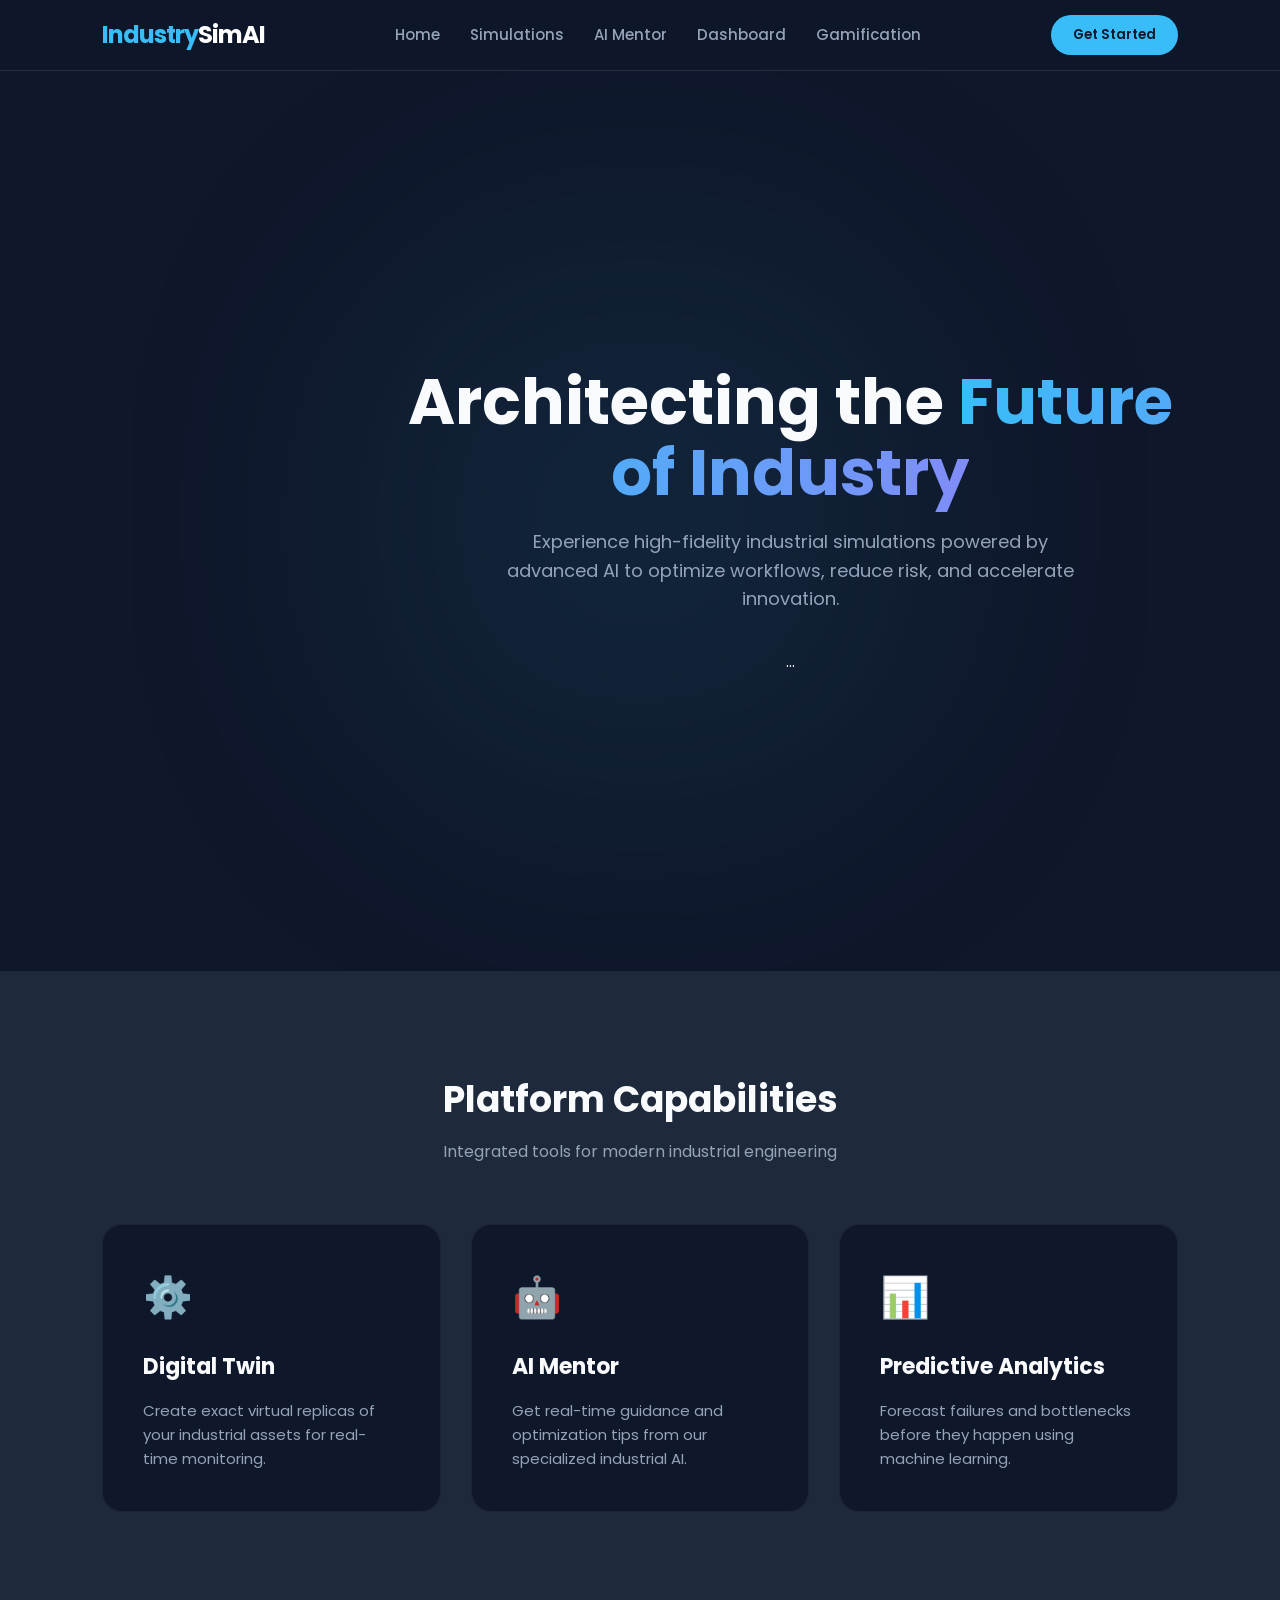
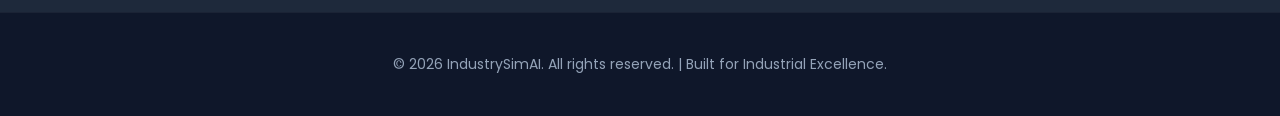
<file: index.html>
<!DOCTYPE html>
<html lang="en">
<head>
  <meta charset="UTF-8" />
  <meta name="viewport" content="width=device-width, initial-scale=1.0"/>
  <title>IndustrySimAI | Next-Gen Industrial Simulation</title>
  <!-- Google Fonts for a professional look -->
  <link href="https://fonts.googleapis.com/css2?family=Poppins:wght@300;400;600;700&display=swap" rel="stylesheet">
  <link rel="stylesheet" href="style.css">
</head>
<body>
  <canvas class="page-canvas" id="heroCanvas"></canvas>

  <!-- NAVBAR -->
  <nav class="navbar">
    <div class="logo">
      Industry<span>SimAI</span>
    </div>

    <ul class="nav-links" id="navLinks">
      <li><a href="index.html" target="_blank">Home</a></li>
      <li><a href="simulation.html" target="_blank">Simulations</a></li>
      <li><a href="aimentors.html" target="_blank">AI Mentor</a></li>
      <li><a href="dashboard.html" target="_blank">Dashboard</a></li>
      <li><a href="gamification.html" target="_blank">Gamification</a></li>
    </ul>

    <div class="nav-actions">
      <button class="nav-btn">Get Started</button>
      <div class="menu-toggle" id="menuToggle">☰</div>
    </div>
  </nav>

  <!-- HERO SECTION -->
  <section class="hero" id="home">
    <canvas class="hero-canvas" id="heroCanvas"></canvas>
    <div class="hero-content">
      <h1>Architecting the <span class="highlight">Future of Industry</span></h1>
      <p>Experience high-fidelity industrial simulations powered by advanced AI to optimize workflows, reduce risk, and accelerate innovation.</p>
      <div class="hero-btns">
        <section class="simulation-section">
    ...
</section>
      </div>
    </div>
    <!-- Decorative element for "Live" feel -->
    <div class="hero-glow"></div>
  </section>

  <!-- FEATURES SECTION -->
  <section class="features" id="simulations">
    <div class="section-header">
      <h2>Platform Capabilities</h2>
      <p>Integrated tools for modern industrial engineering</p>
    </div>
    
    <div class="feature-grid">
      <div class="feature-card">
        <div class="icon">⚙️</div>
        <h3>Digital Twin</h3>
        <p>Create exact virtual replicas of your industrial assets for real-time monitoring.</p>
      </div>
      <div class="feature-card">
        <div class="icon">🤖</div>
        <h3>AI Mentor</h3>
        <p>Get real-time guidance and optimization tips from our specialized industrial AI.</p>
      </div>
      <div class="feature-card">
        <div class="icon">📊</div>
        <h3>Predictive Analytics</h3>
        <p>Forecast failures and bottlenecks before they happen using machine learning.</p>
      </div>
    </div>
  </section>

  <footer>
    <p>&copy; 2026 IndustrySimAI. All rights reserved. | Built for Industrial Excellence.</p>
  </footer>

  <script src="script.js"></script>
</body>
</html>
</file>
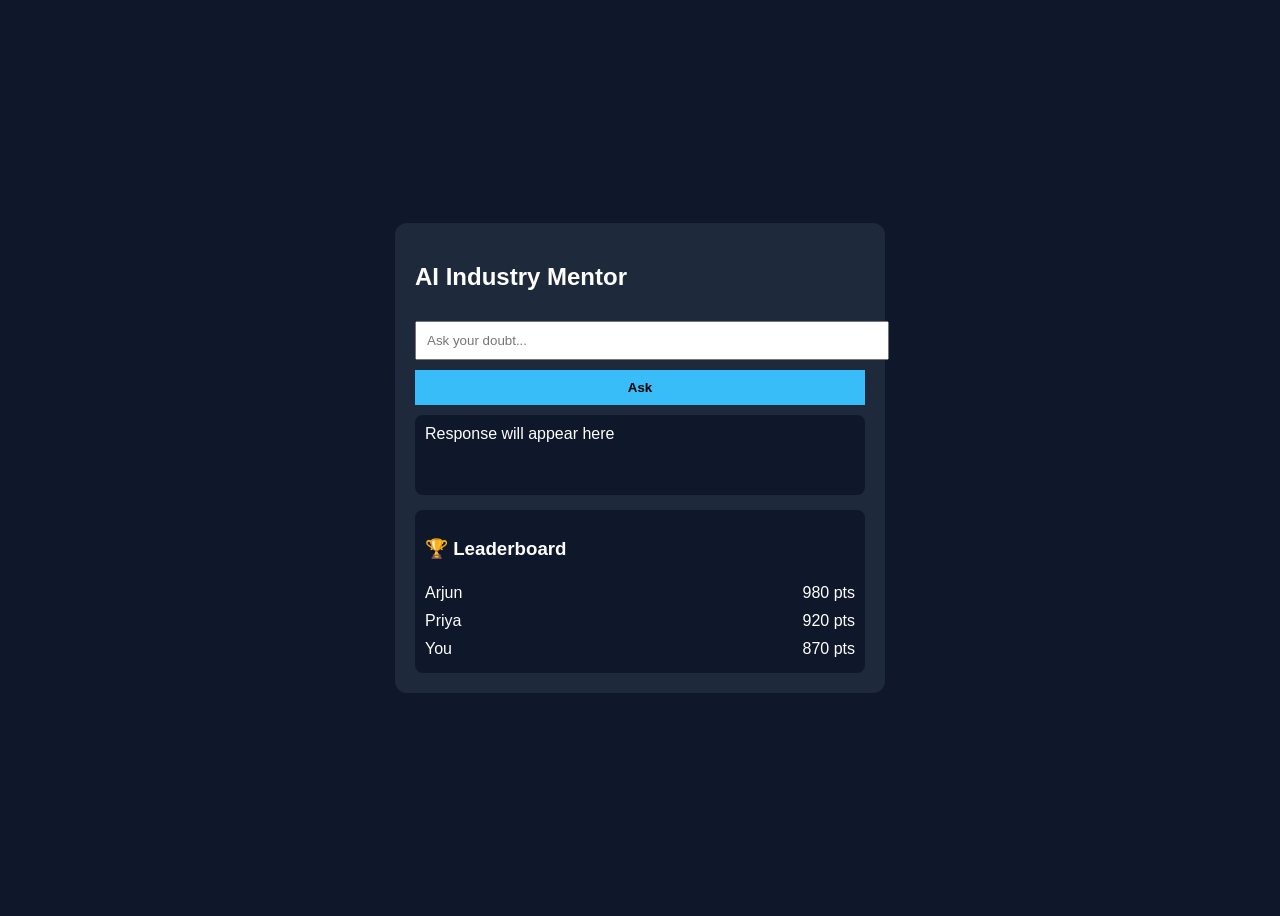
<file: aimentors.html>
<!DOCTYPE html>
<html lang="en">
<head>
<meta charset="UTF-8">
<title>AI Mentor + Leaderboard</title>

<style>
body{
  font-family: Arial;
  background:#0f172a;
  color:white;
  display:flex;
  justify-content:center;
  align-items:center;
  height:100vh;
}

.container{
  width:450px;
  background:#1e293b;
  padding:20px;
  border-radius:12px;
}

input{
  width:100%;
  padding:10px;
  margin-top:10px;
}

button{
  width:100%;
  padding:10px;
  margin-top:10px;
  background:#38bdf8;
  border:none;
  cursor:pointer;
  font-weight:bold;
}

#response{
  margin-top:10px;
  background:#0f172a;
  padding:10px;
  min-height:60px;
  border-radius:8px;
}

.leaderboard{
  margin-top:15px;
  background:#0f172a;
  padding:10px;
  border-radius:8px;
}

.user{
  display:flex;
  justify-content:space-between;
  padding:5px 0;
}
</style>
</head>

<body>

<div class="container">

<h2>AI Industry Mentor</h2>

<input id="userInput" placeholder="Ask your doubt...">
<button onclick="askMentor()">Ask</button>

<div id="response">Response will appear here</div>

<!-- LEADERBOARD -->
<div class="leaderboard">
<h3>🏆 Leaderboard</h3>
<div id="board"></div>
</div>

</div>

<script>
// default leaderboard data
let leaderboard = [
  { name: "Arjun", score: 980 },
  { name: "Priya", score: 920 },
  { name: "You", score: 870 }
];

function renderBoard(){
  document.getElementById("board").innerHTML =
    leaderboard.map(u =>
      `<div class="user">
        <span>${u.name}</span>
        <span>${u.score} pts</span>
      </div>`
    ).join("");
}

renderBoard();

function askMentor(){
  const input = document.getElementById("userInput").value;

  // 🧠 SIMULATED AI RESPONSE (NO API ERROR)
  let reply = "";

  if(input.toLowerCase().includes("ai")){
    reply = "Learn Python, ML basics, and build 2 projects like chatbot & prediction model.";
  }
  else if(input.toLowerCase().includes("web")){
    reply = "Learn HTML, CSS, JS and build 3 projects like portfolio, dashboard, and API app.";
  }
  else{
    reply = "Focus on fundamentals + build projects + practice daily coding.";
  }

  document.getElementById("response").innerText = reply;

  // 🏆 UPDATE LEADERBOARD (gamification)
  leaderboard = leaderboard.map(u=>{
    if(u.name === "You"){
      return { ...u, score: u.score + 10 };
    }
    return u;
  });

  renderBoard();
}
</script>

</body>
</html>
</file>
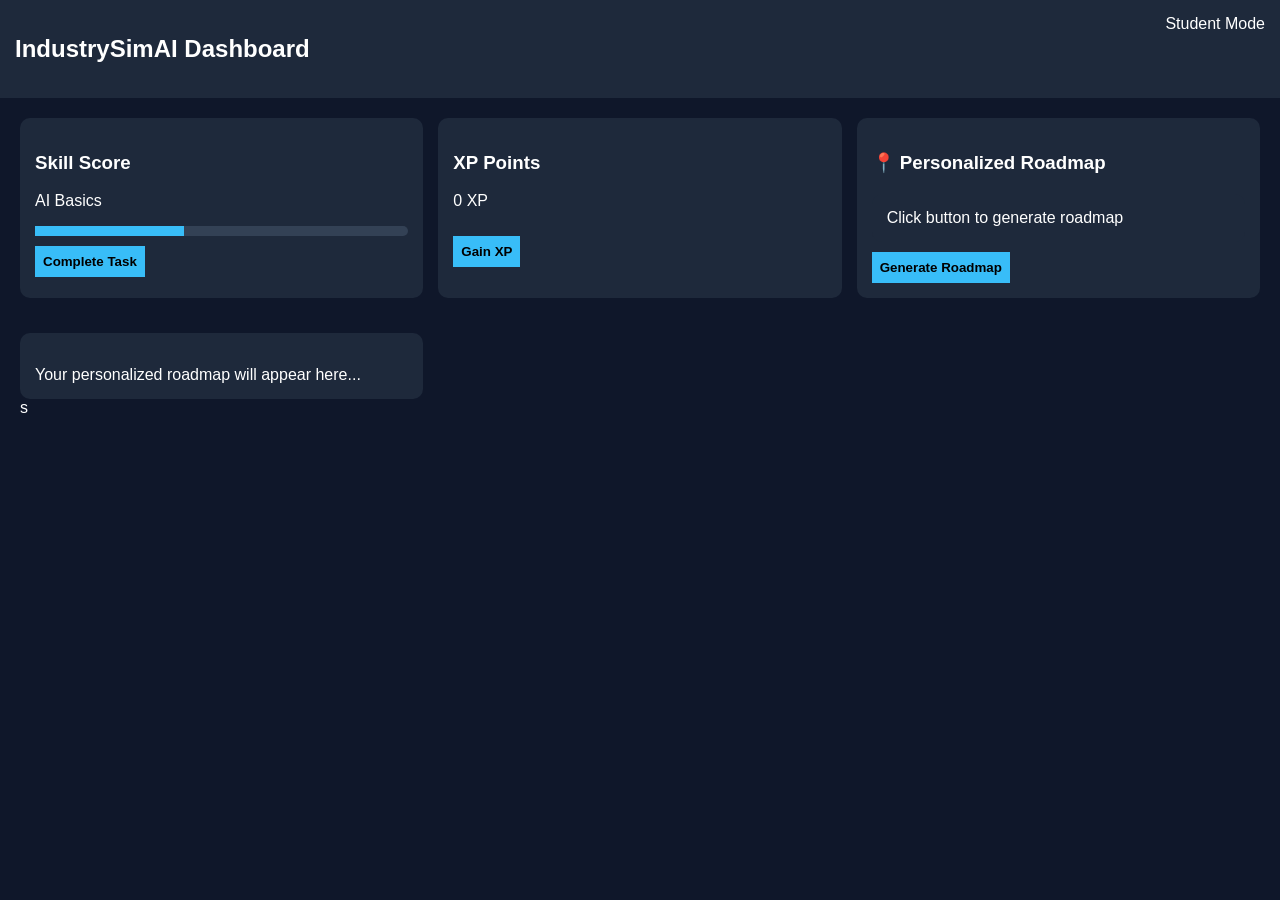
<file: dashboard.html>
<!DOCTYPE html>
<html lang="en">
<head>
<meta charset="UTF-8">
<title>IndustrySimAI Dashboard</title>

<style>
body{
  margin:0;
  font-family:Arial;
  background:#0f172a;
  color:white;
}

.navbar{
  background:#1e293b;
  padding:15px;
  display:flex;
  justify-content:space-between;
}

.container{
  padding:20px;
}

.grid{
  display:grid;
  grid-template-columns:repeat(3,1fr);
  gap:15px;
}

.card{
  background:#1e293b;
  padding:15px;
  border-radius:10px;
}

button{
  margin-top:10px;
  padding:8px;
  border:none;
  cursor:pointer;
  background:#38bdf8;
  font-weight:bold;
}

.progress{
  background:#334155;
  height:10px;
  border-radius:10px;
  margin-top:10px;
}

.fill{
  height:10px;
  background:#38bdf8;
  width:40%;
}

#roadmap{
  margin-top:20px;
  background:#1e293b;
  padding:15px;
  border-radius:10px;
  white-space:pre-wrap;
}
</style>
</head>

<body>

<div class="navbar">
  <h2>IndustrySimAI Dashboard</h2>
  <span>Student Mode</span>
</div>

<div class="container">

<!-- CARDS -->
<div class="grid">

  <div class="card">
    <h3>Skill Score</h3>
    <p id="skillText">AI Basics</p>
    <div class="progress">
      <div class="fill" id="skillBar"></div>
    </div>
    <button onclick="doTask()">Complete Task</button>
  </div>

  <div class="card">
    <h3>XP Points</h3>
    <p id="xp">0 XP</p>
    <button onclick="gainXP()">Gain XP</button>
  </div>

  <div class="card">
    <div id="roadmapBox">
  <h3>📍 Personalized Roadmap</h3>
  <div id="roadmap">Click button to generate roadmap</div>
</div>

<button onclick="generateRoadmap()">Generate Roadmap</button>

</div>

<!-- ROADMAP OUTPUT -->
<div id="roadmap">
Your personalized roadmap will appear here...
</div>

</div>
<script>
let skill = 40; // make sure this exists above

function generateRoadmap() {

  const el = document.getElementById("roadmap");

  if (!el) return;

  let text = "";

  if (skill < 50) {
    text =
`BEGINNER ROADMAP:
- Learn HTML
- Learn CSS
- Learn JavaScript basics
- Build simple projects`;
  }

  else if (skill < 80) {
    text =
`INTERMEDIATE ROADMAP:
- Learn APIs
- DOM manipulation
- Build weather app
- Build chatbot`;
  }

  else {
    text =
`ADVANCED ROADMAP:
- Learn AI/ML basics
- Build AI projects
- Work on hackathon-level systems`;
  }

  el.innerText = text;
}
  
</script>s
</body>
</html>
</file>
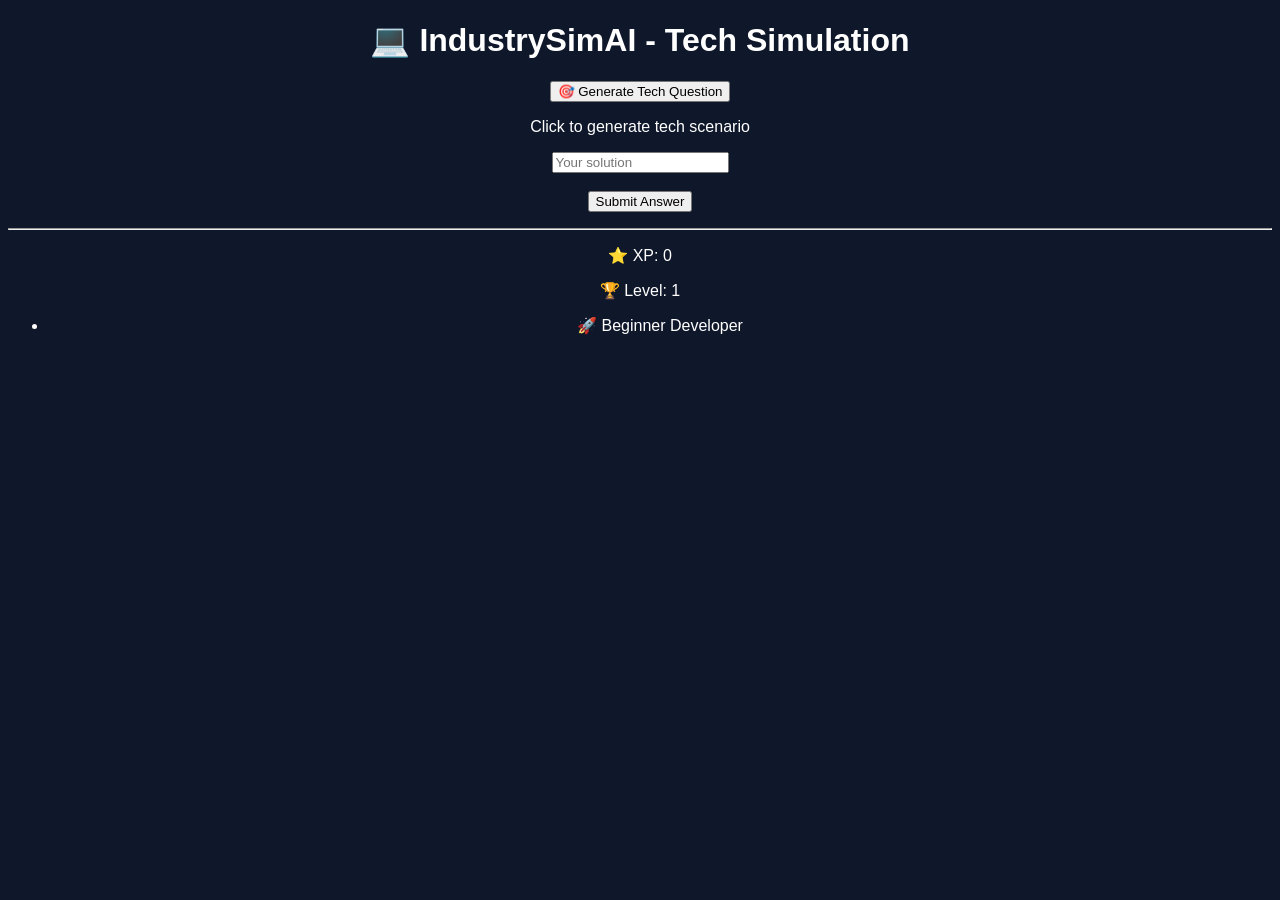
<file: gamification.html>
<!DOCTYPE html>
<html>
<head>
  <title>IndustrySimAI - Tech Questions</title>
</head>

<body style="font-family:Arial; text-align:center; background:#0f172a; color:white;">

<h1>💻 IndustrySimAI - Tech Simulation</h1>

<button onclick="getQuestion()">🎯 Generate Tech Question</button>

<p id="question">Click to generate tech scenario</p>

<input id="answer" placeholder="Your solution">

<br><br>

<button onclick="submitAnswer()">Submit Answer</button>

<p id="feedback"></p>

<hr>

<p>⭐ XP: <span id="xp">0</span></p>
<p>🏆 Level: <span id="level">1</span></p>

<ul id="badges">
  <li>🚀 Beginner Developer</li>
</ul>

<script src="gamification.js"></script>

</body>
</html>
</file>
<file: style.css>
:root {
  --primary-color: #38bdf8;
  --primary-dark: #0ea5e9;
  --bg-dark: #0f172a;
  --bg-accent: #1e293b;
  --text-light: #f8fafc;
  --text-dim: #94a3b8;
  --transition: all 0.3s ease;
}

*{
  margin:0;
  padding:0;
  box-sizing:border-box;
  font-family: 'Poppins', sans-serif;
  scroll-behavior: smooth;
}

body{
  background: var(--bg-dark);
  color: var(--text-light);
  line-height: 1.6;
}

/* NAVBAR */
.navbar{
  width:100%;
  background: rgba(15, 23, 42, 0.9);
  backdrop-filter: blur(10px); /* Glassmorphism */
  padding:15px 8%;
  display:flex;
  justify-content:space-between;
  align-items:center;
  position:sticky;
  top:0;
  z-index:1000;
  border-bottom: 1px solid rgba(255,255,255,0.1);
}

.logo{
  font-size:24px;
  font-weight:700;
  color: var(--primary-color);
  letter-spacing: -1px;
}

.logo span{
  color: white;
}

.nav-links{
  display:flex;
  gap:30px;
  list-style:none;
}

.nav-links li a{
  text-decoration:none;
  color: var(--text-dim);
  font-size:15px;
  font-weight: 500;
  transition: var(--transition);
}

.nav-links li a:hover{
  color: var(--primary-color);
}

.nav-actions {
  display: flex;
  align-items: center;
  gap: 20px;
}

/* BUTTONS */
.nav-btn{
  background: var(--primary-color);
  color: var(--bg-dark);
  border:none;
  padding:10px 22px;
  border-radius:50px;
  font-weight:600;
  cursor:pointer;
  transition: var(--transition);
}

.nav-btn:hover{
  background: white;
  transform: translateY(-2px);
  box-shadow: 0 5px 15px rgba(56, 189, 248, 0.4);
}

/* HERO SECTION */
.hero{
  min-height:100vh;
  display:flex;
  justify-content:center;
  align-items:center;
  text-align:center;
  position: relative;
  overflow: hidden;
  padding: 80px;
}

.page-canvas {
  position: fixed;
  inset: 0;
  z-index: 0;
  pointer-events: none;
}

.hero-content {
  z-index: 2;
  position: relative;
  max-width: 800px;
}

.hero-glow {
  position: absolute;
  width: 420px;
  height: 420px;
  background: rgba(255, 225, 145, 0.28);
  filter: blur(150px);
  opacity: 0.45;
  z-index: 2;
  top: 50%;
  left: 50%;
  transform: translate(-50%, -50%);
}

.hero h1{
  font-size: clamp(2.5rem, 8vw, 4rem);
  line-height: 1.1;
  margin-bottom: 20px;
  margin-top: 0;
  font-weight: 1rem;
  text-align: center;
}

.highlight {
  color: var(--primary-color);
  background: linear-gradient(to right, #38bdf8, #818cf8);
  background-clip: text;
  -webkit-text-fill-color: transparent;
}

.hero p{
  font-size: 18px;
  color: var(--text-dim);
  margin-bottom: 35px;
  max-width: 600px;
  margin-left: auto;
  margin-right: auto;
}

.hero-btns {
  display: flex;
  gap: 15px;
  justify-content: center;
}

.btn-primary, .btn-secondary {
  padding: 14px 28px;
  border-radius: 8px;
  font-weight: 600;
  cursor: pointer;
  transition: var(--transition);
  font-size: 16px;
}

.btn-primary {
  background: var(--primary-color);
  border: none;
  color: var(--bg-dark);
}

.btn-secondary {
  background: transparent;
  border: 1px solid var(--text-dim);
  color: white;
}

.btn-primary:hover { transform: scale(1.05); background: white; }
.btn-secondary:hover { background: rgba(255,255,255,0.1); border-color: white; }

/* Hero Background Glow */
.hero-glow {
  position: absolute;
  width: 400px;
  height: 400px;
  background: var(--primary-color);
  filter: blur(150px);
  opacity: 0.15;
  z-index: 1;
  top: 50%;
  left: 50%;
  transform: translate(-50%, -50%);
}

/* FEATURES SECTION */
.features {
  padding: 100px 8%;
  background: var(--bg-accent);
}

.section-header {
  text-align: center;
  margin-bottom: 60px;
}

.section-header h2 {
  font-size: 36px;
  margin-bottom: 10px;
}

.section-header p {
  color: var(--text-dim);
}

.feature-grid {
  display: grid;
  grid-template-columns: repeat(auto-fit, minmax(280px, 1fr));
  gap: 30px;
}

.feature-card {
  background: var(--bg-dark);
  padding: 40px;
  border-radius: 20px;
  border: 1px solid rgba(255,255,255,0.05);
  transition: var(--transition);
  text-align: left;
}

.feature-card:hover {
  transform: translateY(-10px);
  border-color: var(--primary-color);
  box-shadow: 0 10px 30px rgba(0,0,0,0.3);
}

.feature-card .icon {
  font-size: 40px;
  margin-bottom: 20px;
}

.feature-card h3 {
  margin-bottom: 15px;
  font-size: 22px;
}

.feature-card p {
  color: var(--text-dim);
  font-size: 15px;
}

footer {
  text-align: center;
  padding: 40px;
  font-size: 14px;
  color: var(--text-dim);
  border-top: 1px solid rgba(255,255,255,0.05);
}

/* MOBILE MENU */
.menu-toggle{
  display:none;
  font-size:24px;
  cursor:pointer;
  color: white;
}

@media(max-width:768px){
  .nav-links{
    position:absolute;
    top:70px;
    right:0;
    background: var(--bg-dark);
    width:100%;
    flex-direction:column;
    text-align:center;
    display:none;
    padding:20px 0;
    border-bottom: 1px solid var(--primary-color);
  }

  .nav-links.active{
    display:flex;
  }

  .menu-toggle{
    display:block;
  }

  .nav-btn{
    display:none;
  }
}
</file>
